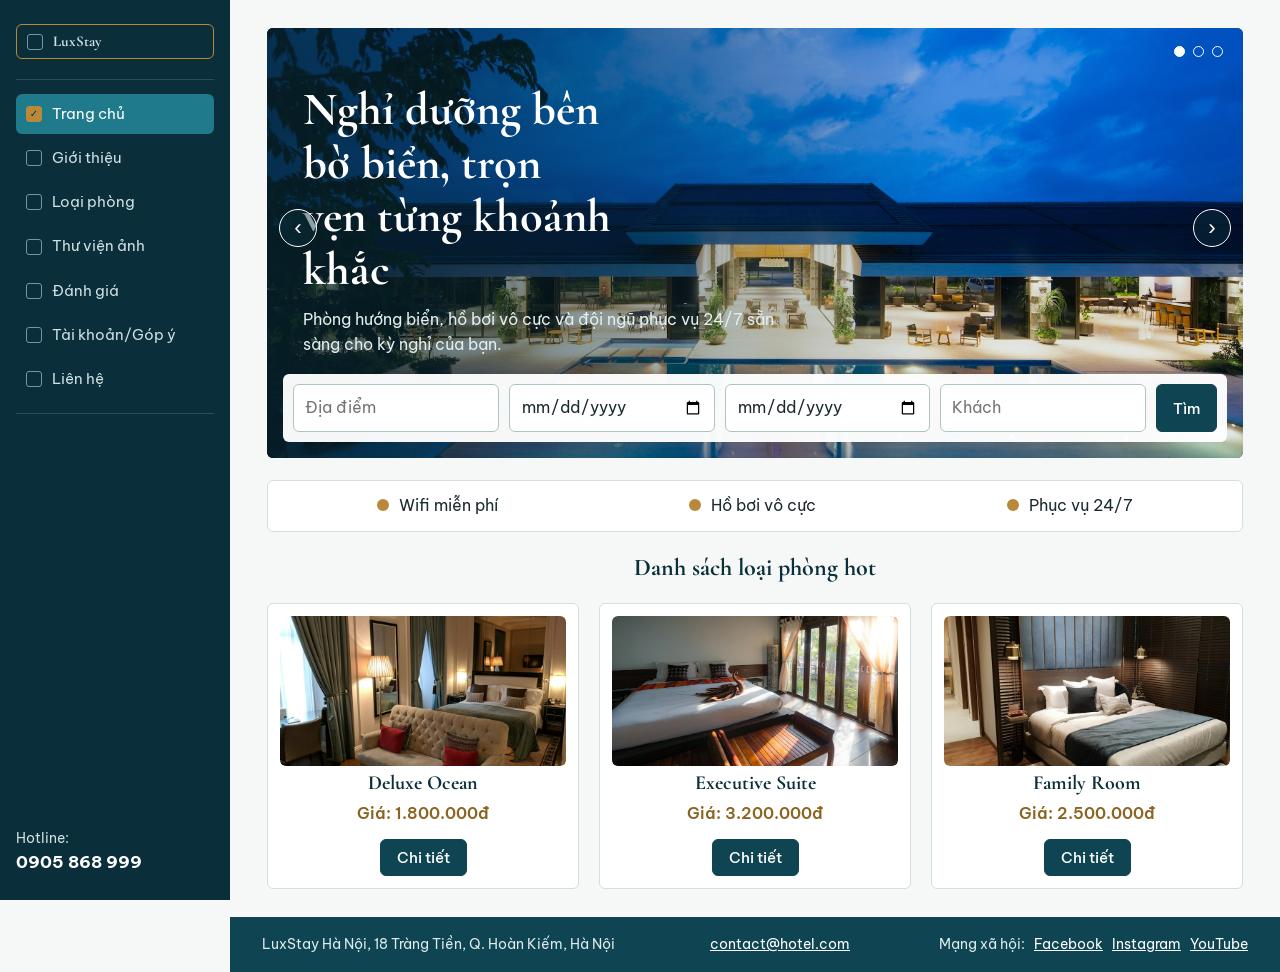
<file: index.html>
<!DOCTYPE html>
<html lang="vi"><head><meta charset="utf-8"><meta name="viewport" content="width=device-width,initial-scale=1">
<title>Trang chủ - LuxStay</title>
<link rel="preconnect" href="https://fonts.googleapis.com"><link rel="preconnect" href="https://fonts.gstatic.com" crossorigin>
<link href="https://fonts.googleapis.com/css2?family=Be+Vietnam+Pro:wght@400;500;600&family=Cormorant+Garamond:wght@600;700&display=swap" rel="stylesheet">
<meta name="description" content="LuxStay - khách sạn nghỉ dưỡng ven biển: phòng hướng biển, hồ bơi vô cực, phục vụ 24/7."><link rel="icon" href="anh/favicon.svg" type="image/svg+xml"><link rel="stylesheet" href="style.css"></head><body><a class="skip" href="#main">Bỏ qua menu</a>
<div class="layout">
<aside class="side"><a class="logo" href="index.html">LuxStay</a><nav aria-label="Menu chính"><ul><li><a href="index.html" class=on aria-current=page>Trang chủ</a></li><li><a href="gioi-thieu.html">Giới thiệu</a></li><li><a href="loai-phong.html">Loại phòng</a></li><li><a href="thu-vien.html">Thư viện ảnh</a></li><li><a href="danh-gia.html">Đánh giá</a></li><li><a href="tai-khoan.html">Tài khoản/Góp ý</a></li><li><a href="lien-he.html">Liên hệ</a></li></ul></nav><div id="who"></div><div class="hot">Hotline:<strong>0905 868 999</strong></div></aside>
<div class="main"><main class="wrap" id="main">
<section class="hero" aria-label="Banner chính"><div class="slides"><img class="on" src="anh/hero1.jpg" alt="Khách sạn LuxStay nhìn ra biển lúc ban ngày"><img src="anh/hero2.jpg" alt="Hoàng hôn trên bãi biển trước khách sạn"><img src="anh/hero3.jpg" alt="Khách sạn lúc chạng vạng"></div><div class="cap"><h1>Nghỉ dưỡng bên bờ biển, trọn vẹn từng khoảnh khắc</h1><p>Phòng hướng biển, hồ bơi vô cực và đội ngũ phục vụ 24/7 sẵn sàng cho kỳ nghỉ của bạn.</p></div><button class="arrow l" aria-label="Ảnh trước">‹</button><button class="arrow r" aria-label="Ảnh sau">›</button><div class="dots"><button aria-label="Ảnh 1"></button><button aria-label="Ảnh 2"></button><button aria-label="Ảnh 3"></button></div><form class="search" id="sf" action="loai-phong.html" aria-label="Tìm phòng"><input name="diadiem" aria-label="Địa điểm" placeholder="Địa điểm"><input type="date" name="vao" aria-label="Ngày nhận phòng" required><input type="date" name="ra" aria-label="Ngày trả phòng" required><input type="number" name="khach" min="1" max="4" aria-label="Số khách" placeholder="Khách" required><button class="btn">Tìm</button></form></section>
<ul class="perks"><li>Wifi miễn phí</li><li>Hồ bơi vô cực</li><li>Phục vụ 24/7</li></ul>
<h2 class="center">Danh sách loại phòng hot</h2>
<div class="grid3"><article class="card"><img class="ph " src="anh/deluxe.jpg" alt="Ảnh Deluxe Ocean" width="800" height="600" loading="lazy"><h3>Deluxe Ocean</h3><p class="price">Giá: 1.800.000đ</p><a class="btn" href="loai-phong.html#deluxe">Chi tiết</a></article><article class="card"><img class="ph " src="anh/suite.jpg" alt="Ảnh Executive Suite" width="800" height="600" loading="lazy"><h3>Executive Suite</h3><p class="price">Giá: 3.200.000đ</p><a class="btn" href="loai-phong.html#suite">Chi tiết</a></article><article class="card"><img class="ph " src="anh/family.jpg" alt="Ảnh Family Room" width="800" height="600" loading="lazy"><h3>Family Room</h3><p class="price">Giá: 2.500.000đ</p><a class="btn" href="loai-phong.html#family">Chi tiết</a></article></div></main>
<footer class="foot"><span>LuxStay Hà Nội, 18 Tràng Tiền, Q. Hoàn Kiếm, Hà Nội</span><a href="mailto:contact@hotel.com">contact@hotel.com</a><span>Mạng xã hội: <a href="#">Facebook</a> <a href="#">Instagram</a> <a href="#">YouTube</a></span></footer></div>
</div><script src="main.js"></script></body></html>
</file>
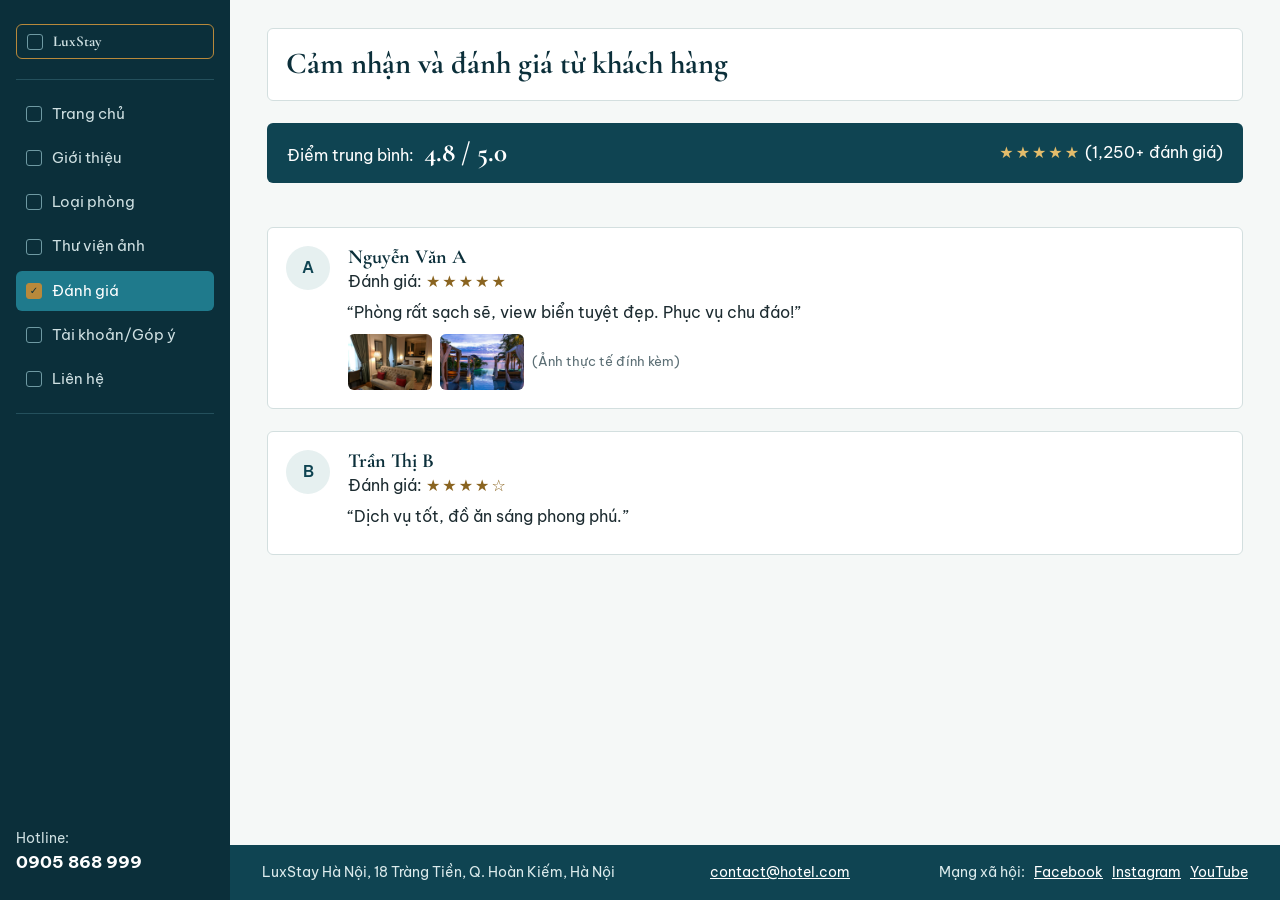
<file: danh-gia.html>
<!DOCTYPE html>
<html lang="vi"><head><meta charset="utf-8"><meta name="viewport" content="width=device-width,initial-scale=1">
<title>Đánh giá - LuxStay</title>
<link rel="preconnect" href="https://fonts.googleapis.com"><link rel="preconnect" href="https://fonts.gstatic.com" crossorigin>
<link href="https://fonts.googleapis.com/css2?family=Be+Vietnam+Pro:wght@400;500;600&family=Cormorant+Garamond:wght@600;700&display=swap" rel="stylesheet">
<meta name="description" content="LuxStay - khách sạn nghỉ dưỡng ven biển: phòng hướng biển, hồ bơi vô cực, phục vụ 24/7."><link rel="icon" href="anh/favicon.svg" type="image/svg+xml"><link rel="stylesheet" href="style.css"></head><body><a class="skip" href="#main">Bỏ qua menu</a>
<div class="layout">
<aside class="side"><a class="logo" href="index.html">LuxStay</a><nav aria-label="Menu chính"><ul><li><a href="index.html">Trang chủ</a></li><li><a href="gioi-thieu.html">Giới thiệu</a></li><li><a href="loai-phong.html">Loại phòng</a></li><li><a href="thu-vien.html">Thư viện ảnh</a></li><li><a href="danh-gia.html" class=on aria-current=page>Đánh giá</a></li><li><a href="tai-khoan.html">Tài khoản/Góp ý</a></li><li><a href="lien-he.html">Liên hệ</a></li></ul></nav><div id="who"></div><div class="hot">Hotline:<strong>0905 868 999</strong></div></aside>
<div class="main"><main class="wrap" id="main">
<div class="box"><h1>Cảm nhận và đánh giá từ khách hàng</h1></div>
<div class="score"><span>Điểm trung bình: <strong>4.8 / 5.0</strong></span><span><span class="stars" role="img" aria-label="5 trên 5 sao">★★★★★</span> (1,250+ đánh giá)</span></div>
<div id="more" class="stack"></div><article class="box review"><div class="ava">A</div><div><h3>Nguyễn Văn A</h3><p>Đánh giá: <span class="stars" role="img" aria-label="5 trên 5 sao">★★★★★</span></p><blockquote>“Phòng rất sạch sẽ, view biển tuyệt đẹp. Phục vụ chu đáo!”</blockquote>
<div class="thumbs"><img class="ph " src="anh/deluxe.jpg" alt="Ảnh khách chụp 1" width="800" height="600" loading="lazy"><img class="ph " src="anh/hoboi.jpg" alt="Ảnh khách chụp 2" width="800" height="600" loading="lazy"><small>(Ảnh thực tế đính kèm)</small></div></div></article>
<article class="box review"><div class="ava">B</div><div><h3>Trần Thị B</h3><p>Đánh giá: <span class="stars" role="img" aria-label="4 trên 5 sao">★★★★☆</span></p><blockquote>“Dịch vụ tốt, đồ ăn sáng phong phú.”</blockquote></div></article></main>
<footer class="foot"><span>LuxStay Hà Nội, 18 Tràng Tiền, Q. Hoàn Kiếm, Hà Nội</span><a href="mailto:contact@hotel.com">contact@hotel.com</a><span>Mạng xã hội: <a href="#">Facebook</a> <a href="#">Instagram</a> <a href="#">YouTube</a></span></footer></div>
</div><script src="main.js"></script></body></html>
</file>
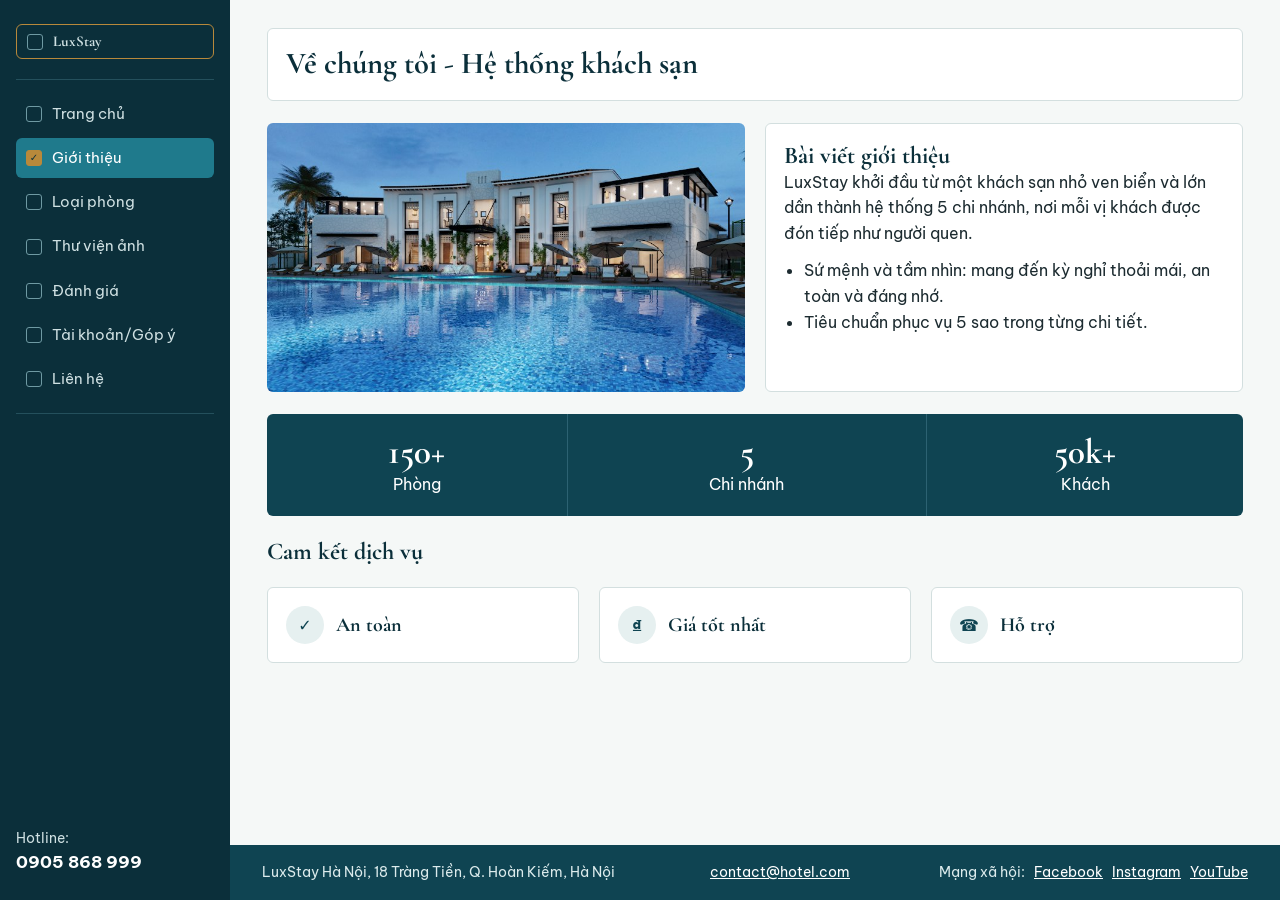
<file: gioi-thieu.html>
<!DOCTYPE html>
<html lang="vi"><head><meta charset="utf-8"><meta name="viewport" content="width=device-width,initial-scale=1">
<title>Giới thiệu - LuxStay</title>
<link rel="preconnect" href="https://fonts.googleapis.com"><link rel="preconnect" href="https://fonts.gstatic.com" crossorigin>
<link href="https://fonts.googleapis.com/css2?family=Be+Vietnam+Pro:wght@400;500;600&family=Cormorant+Garamond:wght@600;700&display=swap" rel="stylesheet">
<meta name="description" content="LuxStay - khách sạn nghỉ dưỡng ven biển: phòng hướng biển, hồ bơi vô cực, phục vụ 24/7."><link rel="icon" href="anh/favicon.svg" type="image/svg+xml"><link rel="stylesheet" href="style.css"></head><body><a class="skip" href="#main">Bỏ qua menu</a>
<div class="layout">
<aside class="side"><a class="logo" href="index.html">LuxStay</a><nav aria-label="Menu chính"><ul><li><a href="index.html">Trang chủ</a></li><li><a href="gioi-thieu.html" class=on aria-current=page>Giới thiệu</a></li><li><a href="loai-phong.html">Loại phòng</a></li><li><a href="thu-vien.html">Thư viện ảnh</a></li><li><a href="danh-gia.html">Đánh giá</a></li><li><a href="tai-khoan.html">Tài khoản/Góp ý</a></li><li><a href="lien-he.html">Liên hệ</a></li></ul></nav><div id="who"></div><div class="hot">Hotline:<strong>0905 868 999</strong></div></aside>
<div class="main"><main class="wrap" id="main">
<div class="box"><h1>Về chúng tôi - Hệ thống khách sạn</h1></div>
<div class="grid2"><img class="ph tall" src="anh/sanh.jpg" alt="Ảnh tổng quan khách sạn" width="800" height="600" loading="lazy">
<article class="box"><h2>Bài viết giới thiệu</h2><p>LuxStay khởi đầu từ một khách sạn nhỏ ven biển và lớn dần thành hệ thống 5 chi nhánh, nơi mỗi vị khách được đón tiếp như người quen.</p>
<ul><li>Sứ mệnh và tầm nhìn: mang đến kỳ nghỉ thoải mái, an toàn và đáng nhớ.</li><li>Tiêu chuẩn phục vụ 5 sao trong từng chi tiết.</li></ul></article></div>
<div class="statwrap"><table class="stats"><tr><td><b>150+</b>Phòng</td><td><b>5</b>Chi nhánh</td><td><b>50k+</b>Khách</td></tr></table></div>
<h2>Cam kết dịch vụ</h2>
<div class="grid3"><div class="box pledge"><span class="ico">✓</span><h3>An toàn</h3></div><div class="box pledge"><span class="ico">₫</span><h3>Giá tốt nhất</h3></div><div class="box pledge"><span class="ico">☎</span><h3>Hỗ trợ</h3></div></div></main>
<footer class="foot"><span>LuxStay Hà Nội, 18 Tràng Tiền, Q. Hoàn Kiếm, Hà Nội</span><a href="mailto:contact@hotel.com">contact@hotel.com</a><span>Mạng xã hội: <a href="#">Facebook</a> <a href="#">Instagram</a> <a href="#">YouTube</a></span></footer></div>
</div><script src="main.js"></script></body></html>
</file>
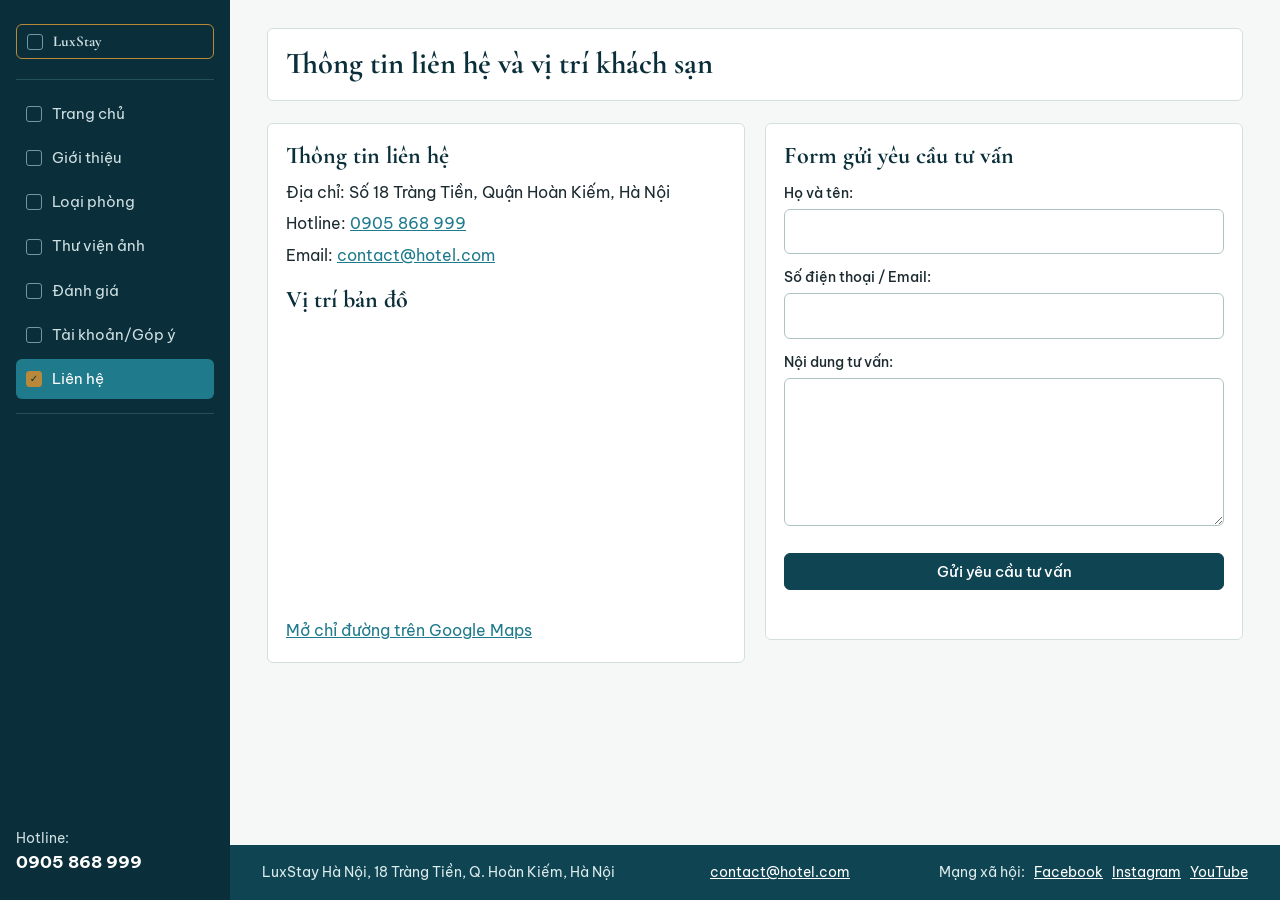
<file: lien-he.html>
<!DOCTYPE html>
<html lang="vi"><head><meta charset="utf-8"><meta name="viewport" content="width=device-width,initial-scale=1">
<title>Liên hệ - LuxStay</title>
<link rel="preconnect" href="https://fonts.googleapis.com"><link rel="preconnect" href="https://fonts.gstatic.com" crossorigin>
<link href="https://fonts.googleapis.com/css2?family=Be+Vietnam+Pro:wght@400;500;600&family=Cormorant+Garamond:wght@600;700&display=swap" rel="stylesheet">
<meta name="description" content="LuxStay - khách sạn nghỉ dưỡng ven biển: phòng hướng biển, hồ bơi vô cực, phục vụ 24/7."><link rel="icon" href="anh/favicon.svg" type="image/svg+xml"><link rel="stylesheet" href="style.css"></head><body><a class="skip" href="#main">Bỏ qua menu</a>
<div class="layout">
<aside class="side"><a class="logo" href="index.html">LuxStay</a><nav aria-label="Menu chính"><ul><li><a href="index.html">Trang chủ</a></li><li><a href="gioi-thieu.html">Giới thiệu</a></li><li><a href="loai-phong.html">Loại phòng</a></li><li><a href="thu-vien.html">Thư viện ảnh</a></li><li><a href="danh-gia.html">Đánh giá</a></li><li><a href="tai-khoan.html">Tài khoản/Góp ý</a></li><li><a href="lien-he.html" class=on aria-current=page>Liên hệ</a></li></ul></nav><div id="who"></div><div class="hot">Hotline:<strong>0905 868 999</strong></div></aside>
<div class="main"><main class="wrap" id="main">
<div class="box"><h1>Thông tin liên hệ và vị trí khách sạn</h1></div>
<div class="grid2 top"><section class="box"><h2>Thông tin liên hệ</h2><ul class="info"><li>Địa chỉ: Số 18 Tràng Tiền, Quận Hoàn Kiếm, Hà Nội</li><li>Hotline: <a href="tel:0905868999">0905 868 999</a></li><li>Email: <a href="mailto:contact@hotel.com">contact@hotel.com</a></li></ul>
<h2>Vị trí bản đồ</h2><div class="map-container" style="margin: 12px 0;">
<iframe src="https://www.google.com/maps/embed?pb=!1m18!1m12!1m3!1d3724.096814183614!2d105.85044437593108!3d21.02882008777322!2m3!1f0!2f0!3f0!3m2!1i1024!2i768!4f13.1!3m3!1m2!1s0x3135ab953357c995%3A0x1babf6bb4f9a20e!2zVHLDoG5nIFRnhbuHbiwgSG_DoG4gS2nhur9tLCBIw6AgTuG7mWksIFZp4buHdCBOYW0!5e0!3m2!1svi!2s!4v1700000000000!5m2!1svi!2s" width="100%" height="280" style="border:0; border-radius:var(--r); display:block;" allowfullscreen="" loading="lazy" referrerpolicy="no-referrer-when-downgrade" title="Bản đồ khách sạn LuxStay Hà Nội"></iframe>
</div>
<p><a href="https://www.google.com/maps/search/?api=1&query=18+Tràng+Tiền,+Hoàn+Kiếm,+Hà+Nội" target="_blank" rel="noopener">Mở chỉ đường trên Google Maps</a></p></section>
<form class="box" data-demo="Đã gửi yêu cầu, chúng tôi sẽ liên hệ sớm." aria-label="Form tư vấn"><h2>Form gửi yêu cầu tư vấn</h2>
<label for="ln">Họ và tên:</label><input id="ln" required><label for="lc">Số điện thoại / Email:</label><input id="lc" required><label for="lm">Nội dung tư vấn:</label><textarea id="lm" rows="5" required></textarea>
<div class="row"></div><button class="btn block">Gửi yêu cầu tư vấn</button><p class="note" role="status"></p></form></div></main>
<footer class="foot"><span>LuxStay Hà Nội, 18 Tràng Tiền, Q. Hoàn Kiếm, Hà Nội</span><a href="mailto:contact@hotel.com">contact@hotel.com</a><span>Mạng xã hội: <a href="#">Facebook</a> <a href="#">Instagram</a> <a href="#">YouTube</a></span></footer></div>
</div><script src="main.js"></script></body></html>
</file>
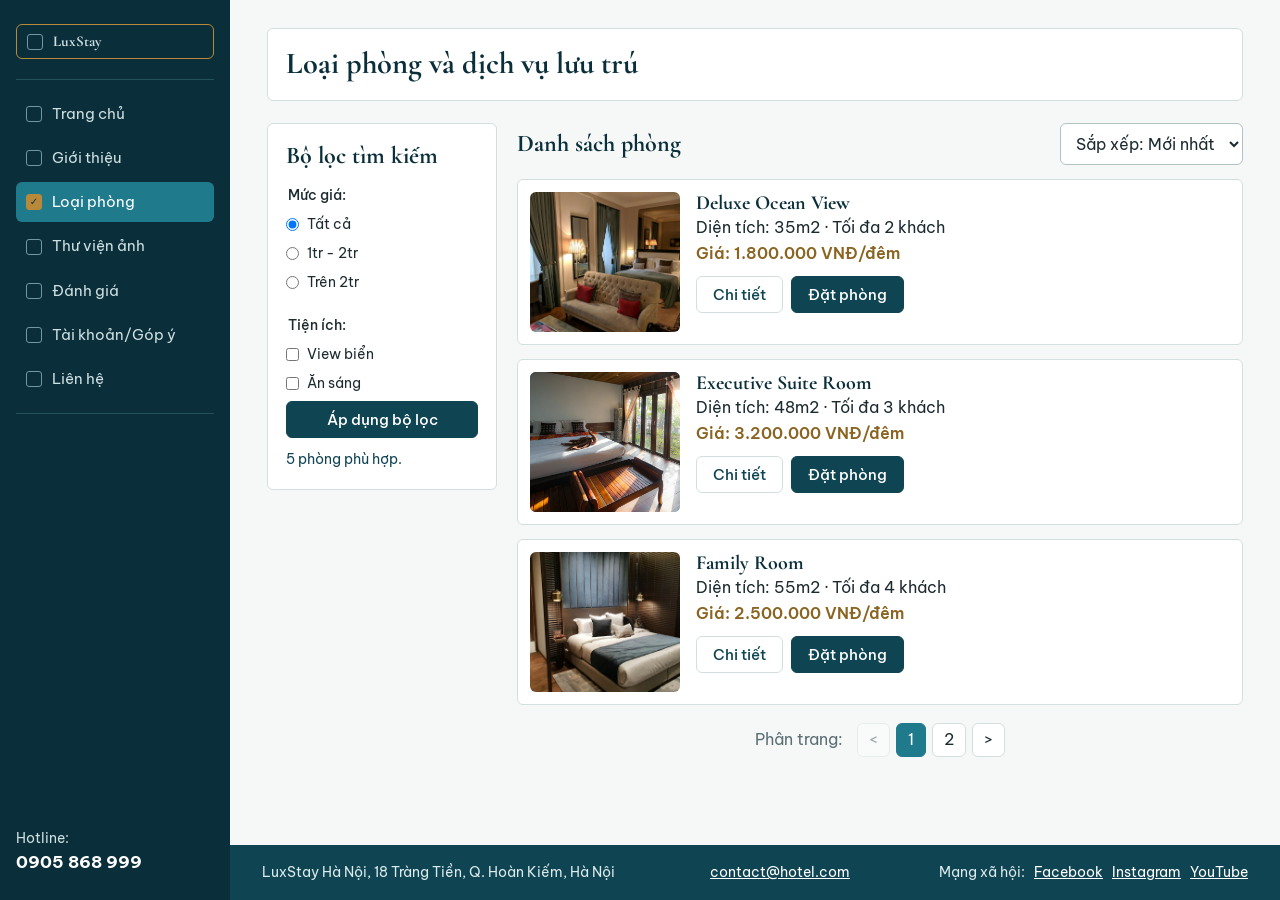
<file: loai-phong.html>
<!DOCTYPE html>
<html lang="vi"><head><meta charset="utf-8"><meta name="viewport" content="width=device-width,initial-scale=1">
<title>Loại phòng - LuxStay</title>
<link rel="preconnect" href="https://fonts.googleapis.com"><link rel="preconnect" href="https://fonts.gstatic.com" crossorigin>
<link href="https://fonts.googleapis.com/css2?family=Be+Vietnam+Pro:wght@400;500;600&family=Cormorant+Garamond:wght@600;700&display=swap" rel="stylesheet">
<meta name="description" content="LuxStay - khách sạn nghỉ dưỡng ven biển: phòng hướng biển, hồ bơi vô cực, phục vụ 24/7."><link rel="icon" href="anh/favicon.svg" type="image/svg+xml"><link rel="stylesheet" href="style.css"></head><body><a class="skip" href="#main">Bỏ qua menu</a>
<div class="layout">
<aside class="side"><a class="logo" href="index.html">LuxStay</a><nav aria-label="Menu chính"><ul><li><a href="index.html">Trang chủ</a></li><li><a href="gioi-thieu.html">Giới thiệu</a></li><li><a href="loai-phong.html" class=on aria-current=page>Loại phòng</a></li><li><a href="thu-vien.html">Thư viện ảnh</a></li><li><a href="danh-gia.html">Đánh giá</a></li><li><a href="tai-khoan.html">Tài khoản/Góp ý</a></li><li><a href="lien-he.html">Liên hệ</a></li></ul></nav><div id="who"></div><div class="hot">Hotline:<strong>0905 868 999</strong></div></aside>
<div class="main"><main class="wrap" id="main">
<div class="box"><h1>Loại phòng và dịch vụ lưu trú</h1></div>
<div id="result" class="result" hidden></div>
<div class="rooms">
<form class="box" id="flt" aria-label="Bộ lọc tìm kiếm"><h2>Bộ lọc tìm kiếm</h2>
<fieldset><legend>Mức giá:</legend><label class="inline"><input type="radio" name="gia" value="all" checked> Tất cả</label><label class="inline"><input type="radio" name="gia" value="mid"> 1tr - 2tr</label><label class="inline"><input type="radio" name="gia" value="high"> Trên 2tr</label></fieldset>
<fieldset><legend>Tiện ích:</legend><label class="inline"><input type="checkbox" name="view"> View biển</label><label class="inline"><input type="checkbox" name="bf"> Ăn sáng</label></fieldset>
<button class="btn block">Áp dụng bộ lọc</button><p class="note" role="status" id="count"></p></form>
<section aria-label="Danh sách phòng"><div class="bar"><h2>Danh sách phòng</h2><select id="sort" aria-label="Sắp xếp" class="sort"><option value="new">Sắp xếp: Mới nhất</option><option value="asc">Giá tăng dần</option><option value="desc">Giá giảm dần</option></select></div>
<div class="stack" id="rl"><article class="box room" id="deluxe" data-name="Deluxe Ocean View" data-area="35" data-price="1800000" data-cap="2" data-view="1" data-bf="1" data-desc="Phòng hướng biển với ban công riêng, giường king và bữa sáng buffet."><img class="ph " src="anh/deluxe.jpg" alt="Phòng Deluxe Ocean View" width="800" height="600" loading="lazy"><div><h3>Deluxe Ocean View</h3><p>Diện tích: 35m2 · Tối đa 2 khách</p><p class="price">Giá: 1.800.000 VNĐ/đêm</p><p class="acts"><button class="btn alt" data-act="detail">Chi tiết</button> <button class="btn" data-act="book">Đặt phòng</button></p></div></article><article class="box room" id="suite" data-name="Executive Suite Room" data-area="48" data-price="3200000" data-cap="3" data-view="1" data-bf="1" data-desc="Phòng khách riêng, bồn tắm nằm và tầm nhìn toàn cảnh ra vịnh."><img class="ph " src="anh/suite.jpg" alt="Phòng Executive Suite Room" width="800" height="600" loading="lazy"><div><h3>Executive Suite Room</h3><p>Diện tích: 48m2 · Tối đa 3 khách</p><p class="price">Giá: 3.200.000 VNĐ/đêm</p><p class="acts"><button class="btn alt" data-act="detail">Chi tiết</button> <button class="btn" data-act="book">Đặt phòng</button></p></div></article><article class="box room" id="family" data-name="Family Room" data-area="55" data-price="2500000" data-cap="4" data-view="1" data-bf="1" data-desc="Hai giường lớn và khu sinh hoạt chung, phù hợp gia đình 4 người."><img class="ph " src="anh/family.jpg" alt="Phòng Family Room" width="800" height="600" loading="lazy"><div><h3>Family Room</h3><p>Diện tích: 55m2 · Tối đa 4 khách</p><p class="price">Giá: 2.500.000 VNĐ/đêm</p><p class="acts"><button class="btn alt" data-act="detail">Chi tiết</button> <button class="btn" data-act="book">Đặt phòng</button></p></div></article><article class="box room" id="standard" data-name="Superior City View" data-area="28" data-price="1200000" data-cap="2" data-view="0" data-bf="0" data-desc="Phòng gọn gàng nhìn ra khu vườn, đủ tiện nghi cho chuyến đi ngắn ngày."><img class="ph " src="anh/standard.jpg" alt="Phòng Superior City View" width="800" height="600" loading="lazy"><div><h3>Superior City View</h3><p>Diện tích: 28m2 · Tối đa 2 khách</p><p class="price">Giá: 1.200.000 VNĐ/đêm</p><p class="acts"><button class="btn alt" data-act="detail">Chi tiết</button> <button class="btn" data-act="book">Đặt phòng</button></p></div></article><article class="box room" id="garden" data-name="Premium Garden Room" data-area="32" data-price="1500000" data-cap="2" data-view="0" data-bf="1" data-desc="Cửa kính mở ra vườn nhiệt đới yên tĩnh, giá đã gồm bữa sáng."><img class="ph " src="anh/garden.jpg" alt="Phòng Premium Garden Room" width="800" height="600" loading="lazy"><div><h3>Premium Garden Room</h3><p>Diện tích: 32m2 · Tối đa 2 khách</p><p class="price">Giá: 1.500.000 VNĐ/đêm</p><p class="acts"><button class="btn alt" data-act="detail">Chi tiết</button> <button class="btn" data-act="book">Đặt phòng</button></p></div></article></div><p id="empty" class="box center" hidden>Không có phòng phù hợp. Hãy thử bỏ bớt bộ lọc.</p>
<nav class="pager" id="pager" aria-label="Phân trang"></nav></section></div>
<dialog id="dlg" aria-labelledby="dt"><form method="dialog" class="x"><button aria-label="Đóng">×</button></form><div id="dbody"></div></dialog></main>
<footer class="foot"><span>LuxStay Hà Nội, 18 Tràng Tiền, Q. Hoàn Kiếm, Hà Nội</span><a href="mailto:contact@hotel.com">contact@hotel.com</a><span>Mạng xã hội: <a href="#">Facebook</a> <a href="#">Instagram</a> <a href="#">YouTube</a></span></footer></div>
</div><script src="main.js"></script></body></html>
</file>
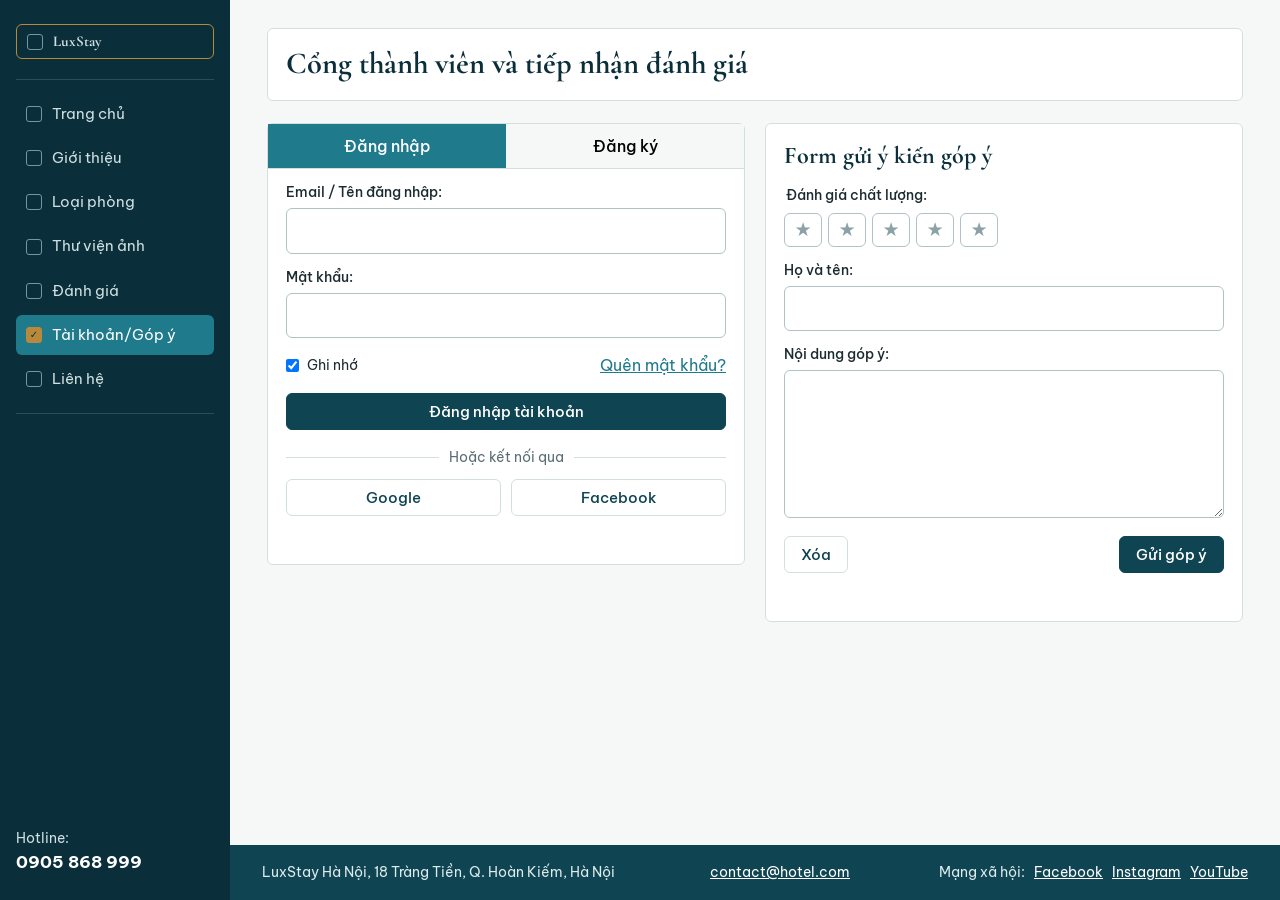
<file: tai-khoan.html>
<!DOCTYPE html>
<html lang="vi"><head><meta charset="utf-8"><meta name="viewport" content="width=device-width,initial-scale=1">
<title>Tài khoản/Góp ý - LuxStay</title>
<link rel="preconnect" href="https://fonts.googleapis.com"><link rel="preconnect" href="https://fonts.gstatic.com" crossorigin>
<link href="https://fonts.googleapis.com/css2?family=Be+Vietnam+Pro:wght@400;500;600&family=Cormorant+Garamond:wght@600;700&display=swap" rel="stylesheet">
<meta name="description" content="LuxStay - khách sạn nghỉ dưỡng ven biển: phòng hướng biển, hồ bơi vô cực, phục vụ 24/7."><link rel="icon" href="anh/favicon.svg" type="image/svg+xml"><link rel="stylesheet" href="style.css"></head><body><a class="skip" href="#main">Bỏ qua menu</a>
<div class="layout">
<aside class="side"><a class="logo" href="index.html">LuxStay</a><nav aria-label="Menu chính"><ul><li><a href="index.html">Trang chủ</a></li><li><a href="gioi-thieu.html">Giới thiệu</a></li><li><a href="loai-phong.html">Loại phòng</a></li><li><a href="thu-vien.html">Thư viện ảnh</a></li><li><a href="danh-gia.html">Đánh giá</a></li><li><a href="tai-khoan.html" class=on aria-current=page>Tài khoản/Góp ý</a></li><li><a href="lien-he.html">Liên hệ</a></li></ul></nav><div id="who"></div><div class="hot">Hotline:<strong>0905 868 999</strong></div></aside>
<div class="main"><main class="wrap" id="main">
<div class="box"><h1>Cổng thành viên và tiếp nhận đánh giá</h1></div><div id="mine" class="box" hidden><h2>Đặt phòng của bạn</h2><ul id="mylist" class="info"></ul><small>Dữ liệu lưu trên trình duyệt này.</small></div>
<div class="grid2 top">
<section class="box"><div class="tabs" role="tablist"><button role="tab" id="t-login" aria-selected="true" aria-controls="p-login">Đăng nhập</button><button role="tab" id="t-reg" aria-selected="false" aria-controls="p-reg">Đăng ký</button></div>
<form id="p-login" role="tabpanel" aria-labelledby="t-login"><label for="em">Email / Tên đăng nhập:</label><input id="em" required><label for="mk">Mật khẩu:</label><input id="mk" type="password" required>
<div class="row"><label class="inline"><input type="checkbox" checked> Ghi nhớ</label><a href="#">Quên mật khẩu?</a></div><button class="btn block">Đăng nhập tài khoản</button>
<div class="or">Hoặc kết nối qua</div><div class="two"><button type="button" class="btn alt">Google</button><button type="button" class="btn alt">Facebook</button></div><p class="note" role="status"></p></form>
<form id="p-reg" role="tabpanel" aria-labelledby="t-reg" hidden><label for="rn">Họ và tên:</label><input id="rn" required><label for="re">Email:</label><input id="re" type="email" required><label for="rp">Mật khẩu:</label><input id="rp" type="password" minlength="6" required>
<label for="rq">Nhập lại mật khẩu:</label><input id="rq" type="password" required><div class="row"></div><button class="btn block">Tạo tài khoản</button><p class="note" role="status"></p></form></section>
<form class="box" id="fb" aria-label="Form góp ý"><h2>Form gửi ý kiến góp ý</h2>
<fieldset><legend>Đánh giá chất lượng:</legend><div class="rate"><input type="radio" name="sao" id="s5" value="5"><label for="s5" title="5 sao">★</label><input type="radio" name="sao" id="s4" value="4"><label for="s4" title="4 sao">★</label><input type="radio" name="sao" id="s3" value="3"><label for="s3" title="3 sao">★</label><input type="radio" name="sao" id="s2" value="2"><label for="s2" title="2 sao">★</label><input type="radio" name="sao" id="s1" value="1"><label for="s1" title="1 sao">★</label></div></fieldset>
<label for="gn">Họ và tên:</label><input id="gn" required><label for="gc">Nội dung góp ý:</label><textarea id="gc" rows="5" required></textarea>
<div class="row"><button type="reset" class="btn alt">Xóa</button><button class="btn">Gửi góp ý</button></div><p class="note" role="status"></p></form></div></main>
<footer class="foot"><span>LuxStay Hà Nội, 18 Tràng Tiền, Q. Hoàn Kiếm, Hà Nội</span><a href="mailto:contact@hotel.com">contact@hotel.com</a><span>Mạng xã hội: <a href="#">Facebook</a> <a href="#">Instagram</a> <a href="#">YouTube</a></span></footer></div>
</div><script src="main.js"></script></body></html>
</file>
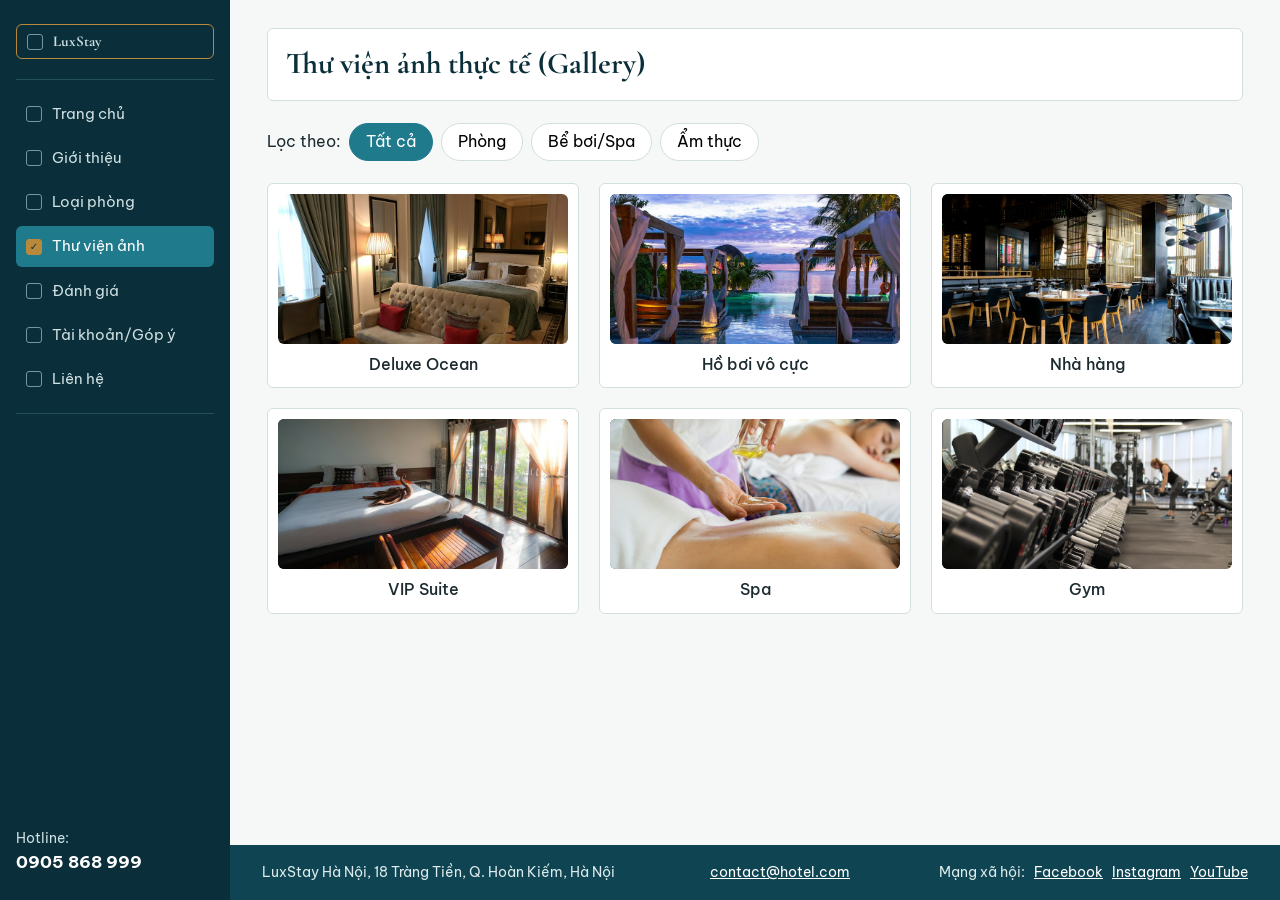
<file: thu-vien.html>
<!DOCTYPE html>
<html lang="vi"><head><meta charset="utf-8"><meta name="viewport" content="width=device-width,initial-scale=1">
<title>Thư viện ảnh - LuxStay</title>
<link rel="preconnect" href="https://fonts.googleapis.com"><link rel="preconnect" href="https://fonts.gstatic.com" crossorigin>
<link href="https://fonts.googleapis.com/css2?family=Be+Vietnam+Pro:wght@400;500;600&family=Cormorant+Garamond:wght@600;700&display=swap" rel="stylesheet">
<meta name="description" content="LuxStay - khách sạn nghỉ dưỡng ven biển: phòng hướng biển, hồ bơi vô cực, phục vụ 24/7."><link rel="icon" href="anh/favicon.svg" type="image/svg+xml"><link rel="stylesheet" href="style.css"></head><body><a class="skip" href="#main">Bỏ qua menu</a>
<div class="layout">
<aside class="side"><a class="logo" href="index.html">LuxStay</a><nav aria-label="Menu chính"><ul><li><a href="index.html">Trang chủ</a></li><li><a href="gioi-thieu.html">Giới thiệu</a></li><li><a href="loai-phong.html">Loại phòng</a></li><li><a href="thu-vien.html" class=on aria-current=page>Thư viện ảnh</a></li><li><a href="danh-gia.html">Đánh giá</a></li><li><a href="tai-khoan.html">Tài khoản/Góp ý</a></li><li><a href="lien-he.html">Liên hệ</a></li></ul></nav><div id="who"></div><div class="hot">Hotline:<strong>0905 868 999</strong></div></aside>
<div class="main"><main class="wrap" id="main">
<div class="box"><h1>Thư viện ảnh thực tế (Gallery)</h1></div>
<div class="pills" role="group" aria-label="Lọc theo danh mục"><span>Lọc theo:</span>
<button class="pill" data-f="all" aria-pressed="true">Tất cả</button><button class="pill" data-f="phong" aria-pressed="false">Phòng</button><button class="pill" data-f="spa" aria-pressed="false">Bể bơi/Spa</button><button class="pill" data-f="amthuc" aria-pressed="false">Ẩm thực</button></div>
<div class="grid3 gal"><figure data-c="phong"><img class="ph " src="anh/deluxe.jpg" alt="Ảnh Deluxe Ocean" width="800" height="600" loading="lazy"><figcaption>Deluxe Ocean</figcaption></figure><figure data-c="spa"><img class="ph " src="anh/hoboi.jpg" alt="Ảnh Hồ bơi vô cực" width="800" height="600" loading="lazy"><figcaption>Hồ bơi vô cực</figcaption></figure><figure data-c="amthuc"><img class="ph " src="anh/nhahang.jpg" alt="Ảnh Nhà hàng" width="800" height="600" loading="lazy"><figcaption>Nhà hàng</figcaption></figure><figure data-c="phong"><img class="ph " src="anh/suite.jpg" alt="Ảnh VIP Suite" width="800" height="600" loading="lazy"><figcaption>VIP Suite</figcaption></figure><figure data-c="spa"><img class="ph " src="anh/spa.jpg" alt="Ảnh Spa" width="800" height="600" loading="lazy"><figcaption>Spa</figcaption></figure><figure data-c="spa"><img class="ph " src="anh/gym.jpg" alt="Ảnh Gym" width="800" height="600" loading="lazy"><figcaption>Gym</figcaption></figure></div><dialog id="lb" aria-label="Xem ảnh lớn"><form method="dialog" class="x"><button aria-label="Đóng">×</button></form><img class="ph" alt=""><p class="center" id="lbc"></p></dialog></main>
<footer class="foot"><span>LuxStay Hà Nội, 18 Tràng Tiền, Q. Hoàn Kiếm, Hà Nội</span><a href="mailto:contact@hotel.com">contact@hotel.com</a><span>Mạng xã hội: <a href="#">Facebook</a> <a href="#">Instagram</a> <a href="#">YouTube</a></span></footer></div>
</div><script src="main.js"></script></body></html>
</file>
<file: style.css>
:root{--ink:#0B2F3A;--deep:#0F4452;--tide:#1F7A8C;--foam:#E6F0F0;--paper:#F5F8F7;--brass:#B8893B;--gold:#8A6420;--text:#1C2B30;--mut:#5B6E74;--line:#D3DFDF;--r:6px}
*{box-sizing:border-box;margin:0}
body{font:16px/1.6 "Be Vietnam Pro",system-ui,sans-serif;color:var(--text);background:var(--paper)}
h1,h2,h3,.logo,.stats b,.score strong{font-family:"Cormorant Garamond",Georgia,serif;font-weight:700;line-height:1.15}
h1{font-size:1.9rem;color:var(--ink)}h2{font-size:1.5rem;color:var(--ink)}h3{font-size:1.25rem;color:var(--ink)}
a{color:var(--tide)}:focus-visible{outline:3px solid var(--brass);outline-offset:2px}
.layout{display:grid;grid-template-columns:230px 1fr;min-height:100vh}
.side{background:var(--ink);color:#CFE0E2;padding:24px 16px;display:flex;flex-direction:column;gap:20px;position:sticky;top:0;height:100vh}
.logo{display:block;border:1px solid var(--brass);color:#fff;text-decoration:none;text-align:center;font-size:1.8rem;padding:8px;border-radius:var(--r)}
.side ul{list-style:none;padding:14px 0;display:grid;gap:4px;border-top:1px solid #24505C;border-bottom:1px solid #24505C}
.side a{display:flex;align-items:center;gap:10px;padding:8px 10px;border-radius:var(--r);color:#CFE0E2;text-decoration:none;font-size:.94rem}
.side a::before{content:"";width:14px;height:14px;border:1.5px solid #6F9AA3;border-radius:3px;flex:none;display:grid;place-items:center;font-size:10px;line-height:1}
.side a:hover{background:#12414F}.side a.on{background:var(--tide);color:#fff}
.side a.on::before{content:"✓";background:var(--brass);border-color:var(--brass);color:var(--ink);font-weight:700}
.hot{margin-top:auto;font-size:.88rem}.hot strong{display:block;color:#fff;font-size:1.05rem}
.main{display:flex;flex-direction:column;min-width:0}
.wrap{flex:1;padding:28px 32px;max-width:1040px;width:100%;margin:0 auto;display:flex;flex-direction:column;gap:22px}
.foot{background:var(--deep);color:#DCEBEC;display:flex;justify-content:space-between;flex-wrap:wrap;gap:8px 24px;padding:16px 32px;font-size:.9rem}.foot a{color:#fff;margin-left:6px}
.box,.card,.gal figure{background:#fff;border:1px solid var(--line);border-radius:var(--r);padding:18px}
.center{text-align:center}.grid3{display:grid;grid-template-columns:repeat(3,1fr);gap:20px}.grid2{display:grid;grid-template-columns:1fr 1fr;gap:20px}.top{align-items:start}
.ph{background:linear-gradient(150deg,var(--deep),var(--tide) 60%,#8CC3C9);border-radius:var(--r);min-height:140px}.tall{min-height:240px;height:100%}
.p2{background:linear-gradient(150deg,#143A5C,#2F6F9A 60%,#9CC6D8)}.p3{background:linear-gradient(150deg,#0F4452,#3B8F7F 60%,#A9D3C2)}
.p4{background:linear-gradient(150deg,#2B3F52,#4E7391 60%,#B7CBD8)}.p5{background:linear-gradient(150deg,#1B5E5B,#2E9C95 60%,#B5E0D8)}.p6{background:linear-gradient(150deg,#33485A,#5A7F8F 60%,#C3D6DA)}
.btn{display:inline-block;background:var(--deep);color:#fff;border:1px solid var(--deep);border-radius:var(--r);padding:8px 16px;font:500 .92rem "Be Vietnam Pro",sans-serif;text-decoration:none;cursor:pointer;text-align:center}
.btn:hover{background:var(--tide);border-color:var(--tide)}.btn.alt{background:#fff;color:var(--deep);border-color:var(--line)}.btn.alt:hover{background:var(--foam)}.btn.block{display:block;width:100%}
input,select,textarea{width:100%;font:inherit;padding:9px 11px;border:1px solid #AFC3C5;border-radius:var(--r);background:#fff;color:var(--text)}
input[type=radio],input[type=checkbox]{width:auto}label{display:block;font-size:.9rem;font-weight:500;margin:12px 0 4px}
label.inline{display:flex;gap:8px;align-items:center;font-weight:400;margin:6px 0}fieldset{border:0;padding:0;margin-top:14px}legend{font-weight:500;font-size:.9rem}
.row{display:flex;justify-content:space-between;align-items:center;gap:10px;margin:10px 0}.note{min-height:1.4em;color:var(--deep);font-size:.9rem;margin-top:10px}[hidden]{display:none!important}
/* Trang chủ */
.hero{position:relative;min-height:400px;padding:36px;color:#fff}.hero h1{color:#fff;font-size:2.8rem;max-width:15ch}
.arrow{position:absolute;top:42%;width:38px;height:38px;border-radius:50%;border:1px solid #fff;background:rgba(11,47,58,.45);color:#fff;font-size:1.4rem;cursor:pointer}.arrow.l{left:12px}.arrow.r{right:12px}
.search{position:absolute;left:16px;right:16px;bottom:16px;background:rgba(255,255,255,.96);border-radius:var(--r);padding:10px;display:grid;grid-template-columns:repeat(4,1fr) auto;gap:10px}
.perks{list-style:none;padding:12px 18px;display:flex;justify-content:space-around;flex-wrap:wrap;gap:10px;background:#fff;border:1px solid var(--line);border-radius:var(--r)}
.perks li::before{content:"";display:inline-block;width:12px;height:12px;border-radius:50%;background:var(--brass);margin-right:10px}
.card{display:flex;flex-direction:column;gap:6px;text-align:center;padding:12px}.card .btn{align-self:center;margin-top:6px}.price{color:var(--gold);font-weight:600}
/* Giới thiệu */
.box ul{padding-left:20px;margin-top:10px}.box p+ul{margin-top:12px}.statwrap{border-radius:var(--r);overflow:hidden}
.stats{width:100%;border-collapse:collapse;background:var(--deep);color:#fff}.stats td{text-align:center;padding:18px;border-left:1px solid #2C6272}.stats td:first-child{border:0}.stats b{display:block;font-size:2.2rem}
.pledge{display:flex;align-items:center;gap:12px}.ico{width:38px;height:38px;border-radius:50%;background:var(--foam);color:var(--deep);display:grid;place-items:center;font-weight:700;flex:none}
/* Loại phòng */
.rooms{display:grid;grid-template-columns:230px 1fr;gap:20px;align-items:start}.bar{display:flex;justify-content:space-between;align-items:center;gap:12px;margin-bottom:14px}.sort{width:auto}
.stack{display:grid;gap:14px}.room{display:grid;grid-template-columns:150px 1fr;gap:16px;padding:12px}.room .ph{min-height:130px}.acts{margin-top:10px;display:flex;gap:8px;flex-wrap:wrap}
.pager{display:flex;gap:6px;justify-content:center;align-items:center;margin-top:18px}.pager span{margin-right:8px;color:var(--mut)}
.pager a{padding:3px 11px;border:1px solid var(--line);border-radius:var(--r);text-decoration:none;background:#fff;color:var(--text)}.pager a.on{background:var(--tide);color:#fff;border-color:var(--tide)}.pager a:not(.on):not(.nav){border-color:transparent;background:none}
/* Thư viện */
.pills{display:flex;gap:8px;flex-wrap:wrap;align-items:center}.pill{border:1px solid var(--line);background:#fff;border-radius:99px;padding:5px 16px;cursor:pointer;font:inherit}.pill[aria-pressed=true]{background:var(--tide);color:#fff;border-color:var(--tide)}
.gal figure{padding:10px;text-align:center}.gal figcaption{margin-top:8px;font-weight:500}
/* Đánh giá */
.score{display:flex;justify-content:space-between;flex-wrap:wrap;gap:8px;align-items:center;background:var(--deep);color:#fff;border-radius:var(--r);padding:14px 20px}.score strong{font-size:1.7rem;margin-left:6px}.score .stars{color:#E3BC6B}
.review{display:grid;grid-template-columns:48px 1fr;gap:14px}.ava{width:44px;height:44px;border-radius:50%;background:var(--foam);display:grid;place-items:center;font-weight:600;color:var(--deep)}
.stars{color:var(--gold);letter-spacing:2px}blockquote{margin:6px 0}.thumbs{display:flex;gap:8px;align-items:center;margin-top:8px;flex-wrap:wrap}.thumbs .ph{width:84px;min-height:54px}.thumbs small{color:var(--mut)}
/* Tài khoản */
.tabs{display:flex;margin:-18px -18px 6px;border-bottom:1px solid var(--line)}.tabs button{flex:1;padding:12px;border:0;background:var(--paper);font:500 1rem "Be Vietnam Pro",sans-serif;cursor:pointer}.tabs [aria-selected=true]{background:var(--tide);color:#fff}
.or{display:flex;align-items:center;gap:10px;color:var(--mut);font-size:.88rem;margin:16px 0 10px}.or::before,.or::after{content:"";flex:1;border-top:1px solid var(--line)}.two{display:grid;grid-template-columns:1fr 1fr;gap:10px}
.rate{display:flex;flex-direction:row-reverse;justify-content:flex-end;gap:6px;margin-top:6px}.rate input{position:absolute;opacity:0}
.rate label{margin:0;width:38px;height:34px;display:grid;place-items:center;border:1px solid #AFC3C5;border-radius:var(--r);background:#fff;color:#8CA2A6;font-size:1.2rem;cursor:pointer}
.rate input:checked~label,.rate label:hover,.rate label:hover~label{background:var(--brass);border-color:var(--brass);color:#fff}.rate input:focus-visible+label{outline:3px solid var(--tide);outline-offset:2px}
/* Liên hệ */
.info{list-style:none;padding:0!important;display:grid;gap:6px;margin:10px 0 18px}.map{min-height:210px;margin-top:10px;border-radius:var(--r);display:grid;place-items:center;color:#fff;font-weight:500;
background:linear-gradient(rgba(255,255,255,.13) 1px,transparent 1px) 0 0/28px 28px,linear-gradient(90deg,rgba(255,255,255,.13) 1px,transparent 1px) 0 0/28px 28px,linear-gradient(150deg,var(--deep),var(--tide))}
@media (max-width:900px){.layout{grid-template-columns:1fr}.side{position:static;height:auto}.side ul{grid-template-columns:repeat(auto-fit,minmax(150px,1fr))}.hot{margin-top:0}
.wrap{padding:20px 16px}.grid3,.grid2,.rooms{grid-template-columns:1fr}.search{position:static;grid-template-columns:1fr 1fr;margin-top:140px}.hero{min-height:0;padding:24px 16px 16px}.hero h1{font-size:2rem}.arrow{display:none}.room{grid-template-columns:1fr}.foot{padding:16px}}
@media (prefers-reduced-motion:reduce){*{transition:none!important;animation:none!important}}
.skip{position:absolute;left:-999px}.skip:focus{left:8px;top:8px;z-index:99;background:#fff;padding:8px 12px;border-radius:var(--r)}
img.ph{display:block;width:100%;object-fit:cover}.card .ph{height:150px}.room .ph{height:140px;min-height:0}.gal .ph{height:150px}.tall{height:100%;min-height:240px}.thumbs .ph{width:84px;height:56px;min-height:0}.map{height:210px;min-height:0}
.hero{position:relative;min-height:430px;overflow:hidden;border-radius:var(--r);background:var(--deep);display:flex;flex-direction:column;justify-content:flex-end;padding:0}
.hero::after{content:"";position:absolute;inset:0;background:linear-gradient(90deg,rgba(8,36,46,.78),rgba(8,36,46,.1) 70%);pointer-events:none}
.slides img{position:absolute;inset:0;width:100%;height:100%;object-fit:cover;opacity:0;transition:opacity .9s}.slides img.on{opacity:1}
.cap{position:relative;z-index:2;padding:36px 36px 100px;max-width:620px}.cap h1{color:#fff;font-size:2.9rem;max-width:14ch}.cap p{margin-top:10px;color:#E3EEEF;max-width:44ch}
.hero .arrow{z-index:3}.search{z-index:3}.dots{position:absolute;z-index:3;right:20px;top:18px;display:flex;gap:8px}
.dots button{width:11px;height:11px;border-radius:50%;border:1px solid #fff;background:transparent;padding:0;cursor:pointer}.dots [aria-current=true]{background:#fff}
dialog{border:0;border-radius:10px;padding:24px;width:min(560px,92vw);max-height:90vh;overflow:auto;box-shadow:0 20px 60px rgba(8,36,46,.4);color:var(--text)}dialog::backdrop{background:rgba(8,36,46,.6)}
.x{position:absolute;top:8px;right:12px}.x button{background:none;border:0;font-size:1.8rem;cursor:pointer;color:var(--mut);line-height:1}
.dimg{height:220px;margin-bottom:14px}.chips{list-style:none;display:flex;gap:8px;flex-wrap:wrap;padding:0!important;margin:12px 0}.chips li{background:var(--foam);color:var(--deep);border-radius:99px;padding:3px 12px;font-size:.88rem}
#lb img{height:auto;max-height:68vh;object-fit:contain}.gal figure{cursor:zoom-in}
.link{background:none;border:0;color:#fff;text-decoration:underline;cursor:pointer;font:inherit;padding:0}#who{font-size:.9rem;margin-top:auto}#who:empty{display:none}#who:not(:empty)+.hot{margin-top:0}
.pager button{padding:3px 11px;border:1px solid var(--line);border-radius:var(--r);background:#fff;color:var(--text);font:inherit;cursor:pointer}.pager button[aria-current=true]{background:var(--tide);color:#fff;border-color:var(--tide)}.pager button:disabled{opacity:.4;cursor:default}
.result{background:var(--foam);border-radius:var(--r);padding:10px 14px;color:var(--deep)}.ok{color:#0F6E56;font-weight:500}
@media (max-width:900px){.hero{min-height:0}.cap{padding:24px 16px 12px}.cap h1{font-size:2rem}.hero .search{position:relative;left:auto;right:auto;bottom:auto;margin:12px;grid-template-columns:1fr 1fr}.dimg{height:160px}}
</file>
